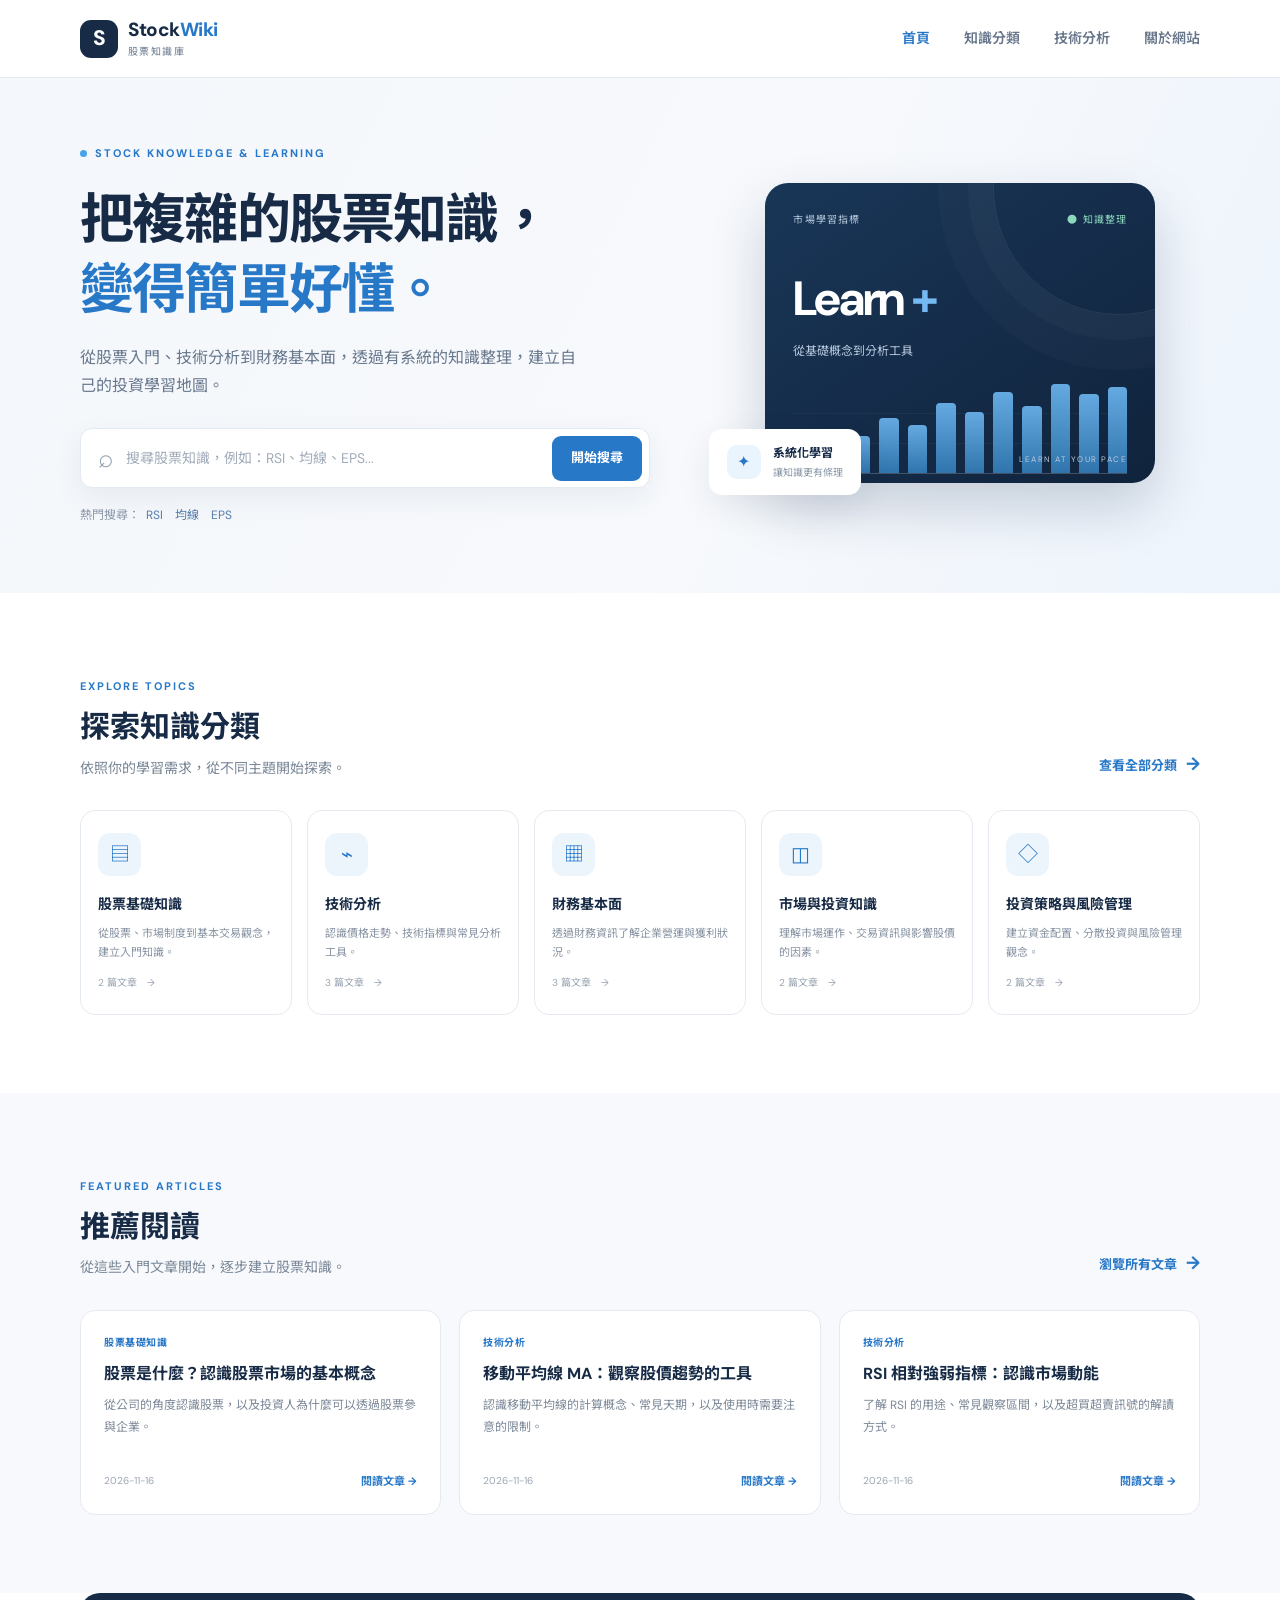
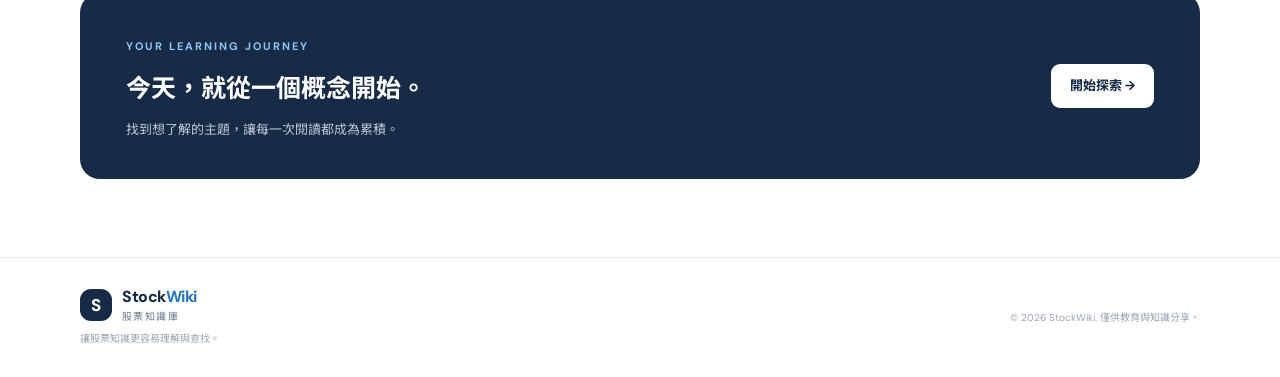
<file: index.html>
<!DOCTYPE html>
<html lang="zh-Hant">
<head>
  <meta charset="UTF-8">
  <meta name="viewport" content="width=device-width, initial-scale=1.0">
  <meta name="description" content="StockWiki 股票知識庫，整理股票基礎、技術分析與投資知識。">
  <title>首頁｜StockWiki 股票知識庫</title>
  <link rel="stylesheet" href="css/style.css">
</head>
<body>
  
    <header class="site-header">
      <div class="container nav-wrap">
        <a class="brand" href="index.html"><span class="brand-mark">S</span><span>Stock<span class="brand-accent">Wiki</span><small>股票知識庫</small></span></a>
        <button class="menu-toggle" aria-label="開啟選單" aria-expanded="false">☰</button>
        <nav class="main-nav">
          <a class="active" href="index.html">首頁</a>
          <a class="" href="pages/categories.html">知識分類</a>
          <a href="pages/categories.html?category=technical">技術分析</a>
          <a class="" href="pages/about.html">關於網站</a>
        </nav>
      </div>
    </header>
    
  <main>
<section class="hero">
  <div class="container hero-grid">
    <div class="hero-copy">
      <span class="eyebrow"><span class="eyebrow-dot"></span> STOCK KNOWLEDGE & LEARNING</span>
      <h1>把複雜的股票知識，<br><span>變得簡單好懂。</span></h1>
      <p>從股票入門、技術分析到財務基本面，透過有系統的知識整理，建立自己的投資學習地圖。</p>
      <form class="search-form" id="hero-search">
        <span class="search-icon">⌕</span>
        <input id="hero-search-input" type="search" placeholder="搜尋股票知識，例如：RSI、均線、EPS..." aria-label="搜尋股票知識">
        <button type="submit">開始搜尋</button>
      </form>
      <div class="hero-hint">熱門搜尋：<button class="text-chip" data-search="RSI">RSI</button><button class="text-chip" data-search="均線">均線</button><button class="text-chip" data-search="EPS">EPS</button></div>
    </div>
    <div class="hero-visual">
      <div class="visual-card visual-main">
        <div class="visual-top"><span>市場學習指標</span><span class="live-dot">● 知識整理</span></div>
        <div class="visual-number">Learn <span>+</span></div>
        <div class="visual-sub">從基礎概念到分析工具</div>
        <div class="mini-chart"><span style="height:34%"></span><span style="height:48%"></span><span style="height:41%"></span><span style="height:62%"></span><span style="height:54%"></span><span style="height:78%"></span><span style="height:68%"></span><span style="height:91%"></span><span style="height:75%"></span><span style="height:100%"></span><span style="height:88%"></span><span style="height:96%"></span></div>
        <div class="visual-bottom"><span>STOCKWIKI</span><span>LEARN AT YOUR PACE</span></div>
      </div>
      <div class="floating-note"><span class="note-icon">✦</span><span><b>系統化學習</b><small>讓知識更有條理</small></span></div>
    </div>
  </div>
</section>
<section class="section">
  <div class="container">
    <div class="section-heading"><div><span class="eyebrow">EXPLORE TOPICS</span><h2>探索知識分類</h2><p>依照你的學習需求，從不同主題開始探索。</p></div><a class="link-arrow" href="pages/categories.html">查看全部分類 <span>→</span></a></div>
    <div class="category-grid" id="home-categories"></div>
  </div>
</section>
<section class="section section-soft">
  <div class="container">
    <div class="section-heading"><div><span class="eyebrow">FEATURED ARTICLES</span><h2>推薦閱讀</h2><p>從這些入門文章開始，逐步建立股票知識。</p></div><a class="link-arrow" href="pages/categories.html">瀏覽所有文章 <span>→</span></a></div>
    <div class="article-grid" id="featured-articles"></div>
  </div>
</section>
<section class="cta-section"><div class="container cta-box"><div><span class="eyebrow">YOUR LEARNING JOURNEY</span><h2>今天，就從一個概念開始。</h2><p>找到想了解的主題，讓每一次閱讀都成為累積。</p></div><a class="button button-light" href="pages/categories.html">開始探索 <span>→</span></a></div></section>
</main>
  
    <footer class="site-footer">
      <div class="container footer-inner">
        <div><a class="brand footer-brand" href="index.html"><span class="brand-mark">S</span><span>Stock<span class="brand-accent">Wiki</span><small>股票知識庫</small></span></a><p class="footer-note">讓股票知識更容易理解與查找。</p></div>
        <p class="copyright">© 2026 StockWiki. 僅供教育與知識分享。</p>
      </div>
    </footer>
    
  <script src="js/articles.js"></script>
  <script src="js/main.js"></script>
</body>
</html>
</file>
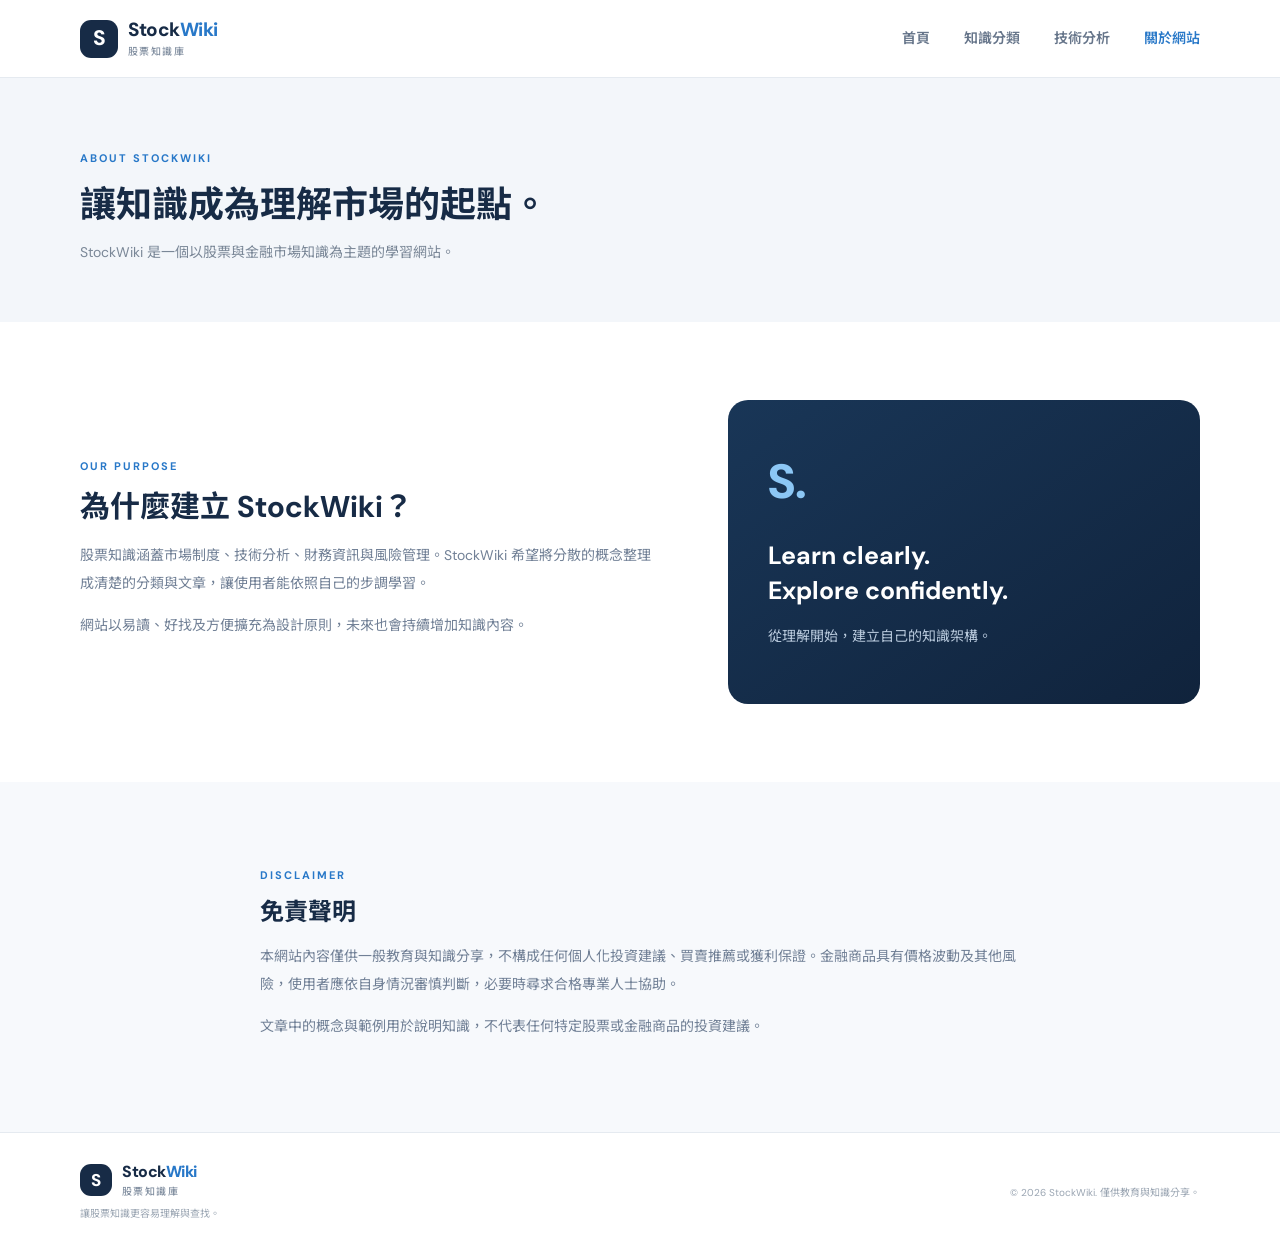
<file: pages/about.html>
<!DOCTYPE html>
<html lang="zh-Hant">
<head>
  <meta charset="UTF-8">
  <meta name="viewport" content="width=device-width, initial-scale=1.0">
  <meta name="description" content="StockWiki 股票知識庫，整理股票基礎、技術分析與投資知識。">
  <title>關於網站｜StockWiki 股票知識庫</title>
  <link rel="stylesheet" href="../css/style.css">
</head>
<body>
  
    <header class="site-header">
      <div class="container nav-wrap">
        <a class="brand" href="../index.html"><span class="brand-mark">S</span><span>Stock<span class="brand-accent">Wiki</span><small>股票知識庫</small></span></a>
        <button class="menu-toggle" aria-label="開啟選單" aria-expanded="false">☰</button>
        <nav class="main-nav">
          <a class="" href="../index.html">首頁</a>
          <a class="" href="../pages/categories.html">知識分類</a>
          <a href="../pages/categories.html?category=technical">技術分析</a>
          <a class="active" href="../pages/about.html">關於網站</a>
        </nav>
      </div>
    </header>
    
  <main>
<section class="page-hero"><div class="container"><span class="eyebrow">ABOUT STOCKWIKI</span><h1>讓知識成為理解市場的起點。</h1><p>StockWiki 是一個以股票與金融市場知識為主題的學習網站。</p></div></section>
<section class="section"><div class="container about-grid"><div><span class="eyebrow">OUR PURPOSE</span><h2>為什麼建立 StockWiki？</h2><p>股票知識涵蓋市場制度、技術分析、財務資訊與風險管理。StockWiki 希望將分散的概念整理成清楚的分類與文章，讓使用者能依照自己的步調學習。</p><p>網站以易讀、好找及方便擴充為設計原則，未來也會持續增加知識內容。</p></div><div class="about-highlight"><div class="about-symbol">S.</div><h3>Learn clearly.<br>Explore confidently.</h3><p>從理解開始，建立自己的知識架構。</p></div></div></section>
<section class="section section-soft"><div class="container narrow"><span class="eyebrow">DISCLAIMER</span><h2>免責聲明</h2><p>本網站內容僅供一般教育與知識分享，不構成任何個人化投資建議、買賣推薦或獲利保證。金融商品具有價格波動及其他風險，使用者應依自身情況審慎判斷，必要時尋求合格專業人士協助。</p><p>文章中的概念與範例用於說明知識，不代表任何特定股票或金融商品的投資建議。</p></div></section>
</main>
  
    <footer class="site-footer">
      <div class="container footer-inner">
        <div><a class="brand footer-brand" href="../index.html"><span class="brand-mark">S</span><span>Stock<span class="brand-accent">Wiki</span><small>股票知識庫</small></span></a><p class="footer-note">讓股票知識更容易理解與查找。</p></div>
        <p class="copyright">© 2026 StockWiki. 僅供教育與知識分享。</p>
      </div>
    </footer>
    
  <script src="../js/articles.js"></script>
  <script src="../js/main.js"></script>
</body>
</html>
</file>
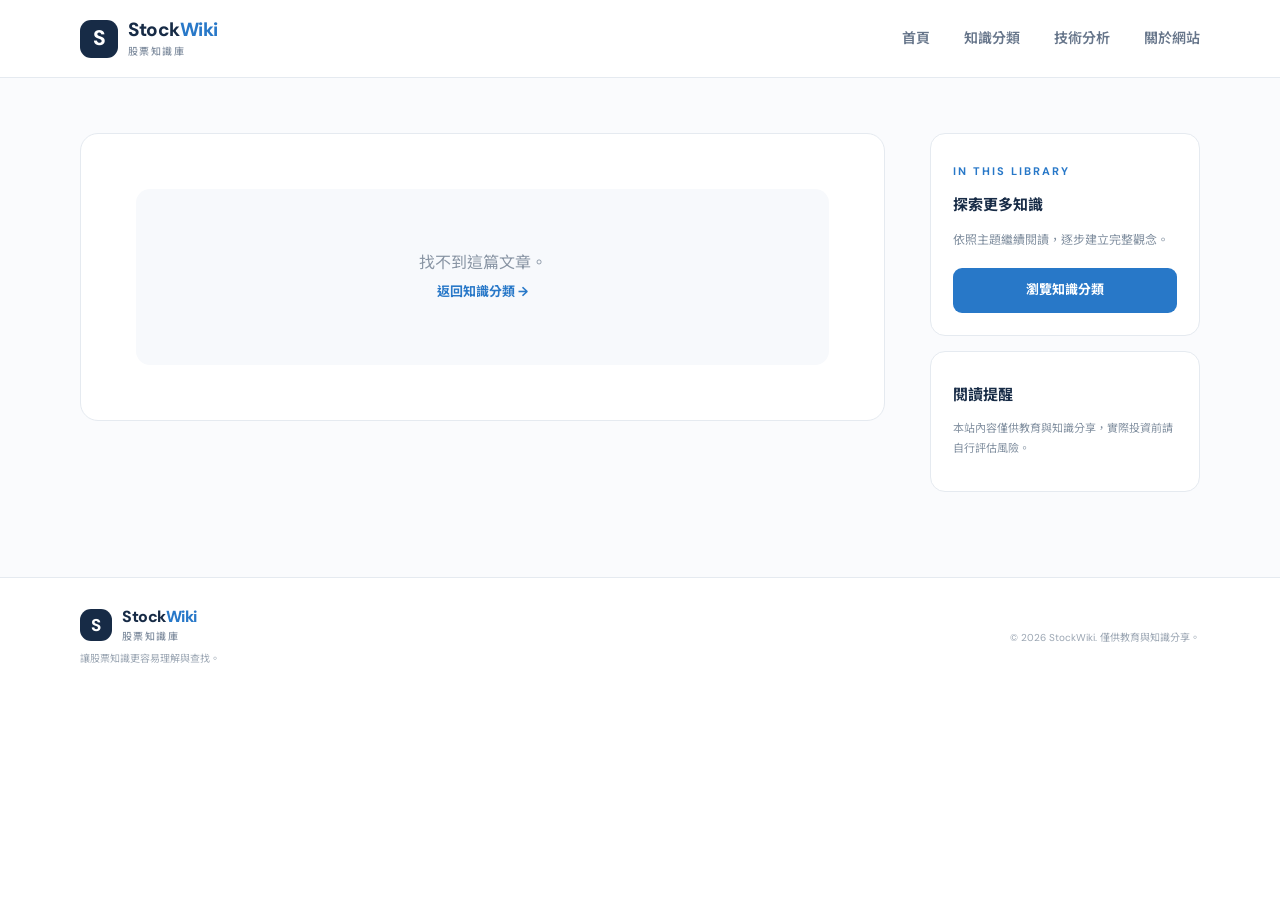
<file: pages/article.html>
<!DOCTYPE html>
<html lang="zh-Hant">
<head>
  <meta charset="UTF-8">
  <meta name="viewport" content="width=device-width, initial-scale=1.0">
  <meta name="description" content="StockWiki 股票知識庫，整理股票基礎、技術分析與投資知識。">
  <title>文章閱讀｜StockWiki 股票知識庫</title>
  <link rel="stylesheet" href="../css/style.css">
</head>
<body>
  
    <header class="site-header">
      <div class="container nav-wrap">
        <a class="brand" href="../index.html"><span class="brand-mark">S</span><span>Stock<span class="brand-accent">Wiki</span><small>股票知識庫</small></span></a>
        <button class="menu-toggle" aria-label="開啟選單" aria-expanded="false">☰</button>
        <nav class="main-nav">
          <a class="" href="../index.html">首頁</a>
          <a class="" href="../pages/categories.html">知識分類</a>
          <a href="../pages/categories.html?category=technical">技術分析</a>
          <a class="" href="../pages/about.html">關於網站</a>
        </nav>
      </div>
    </header>
    
  <main>
<section class="article-page"><div class="container article-layout">
  <div class="article-main" id="article-content"><div class="loading-state">正在載入文章…</div></div>
  <aside class="article-sidebar"><div class="sidebar-card"><span class="eyebrow">IN THIS LIBRARY</span><h3>探索更多知識</h3><p>依照主題繼續閱讀，逐步建立完整觀念。</p><a class="button button-primary button-full" href="categories.html">瀏覽知識分類</a></div><div class="sidebar-card"><h3>閱讀提醒</h3><p class="small-muted">本站內容僅供教育與知識分享，實際投資前請自行評估風險。</p></div></aside>
</div></section>
</main>
  
    <footer class="site-footer">
      <div class="container footer-inner">
        <div><a class="brand footer-brand" href="../index.html"><span class="brand-mark">S</span><span>Stock<span class="brand-accent">Wiki</span><small>股票知識庫</small></span></a><p class="footer-note">讓股票知識更容易理解與查找。</p></div>
        <p class="copyright">© 2026 StockWiki. 僅供教育與知識分享。</p>
      </div>
    </footer>
    
  <script src="../js/articles.js"></script>
  <script src="../js/main.js"></script>
</body>
</html>
</file>
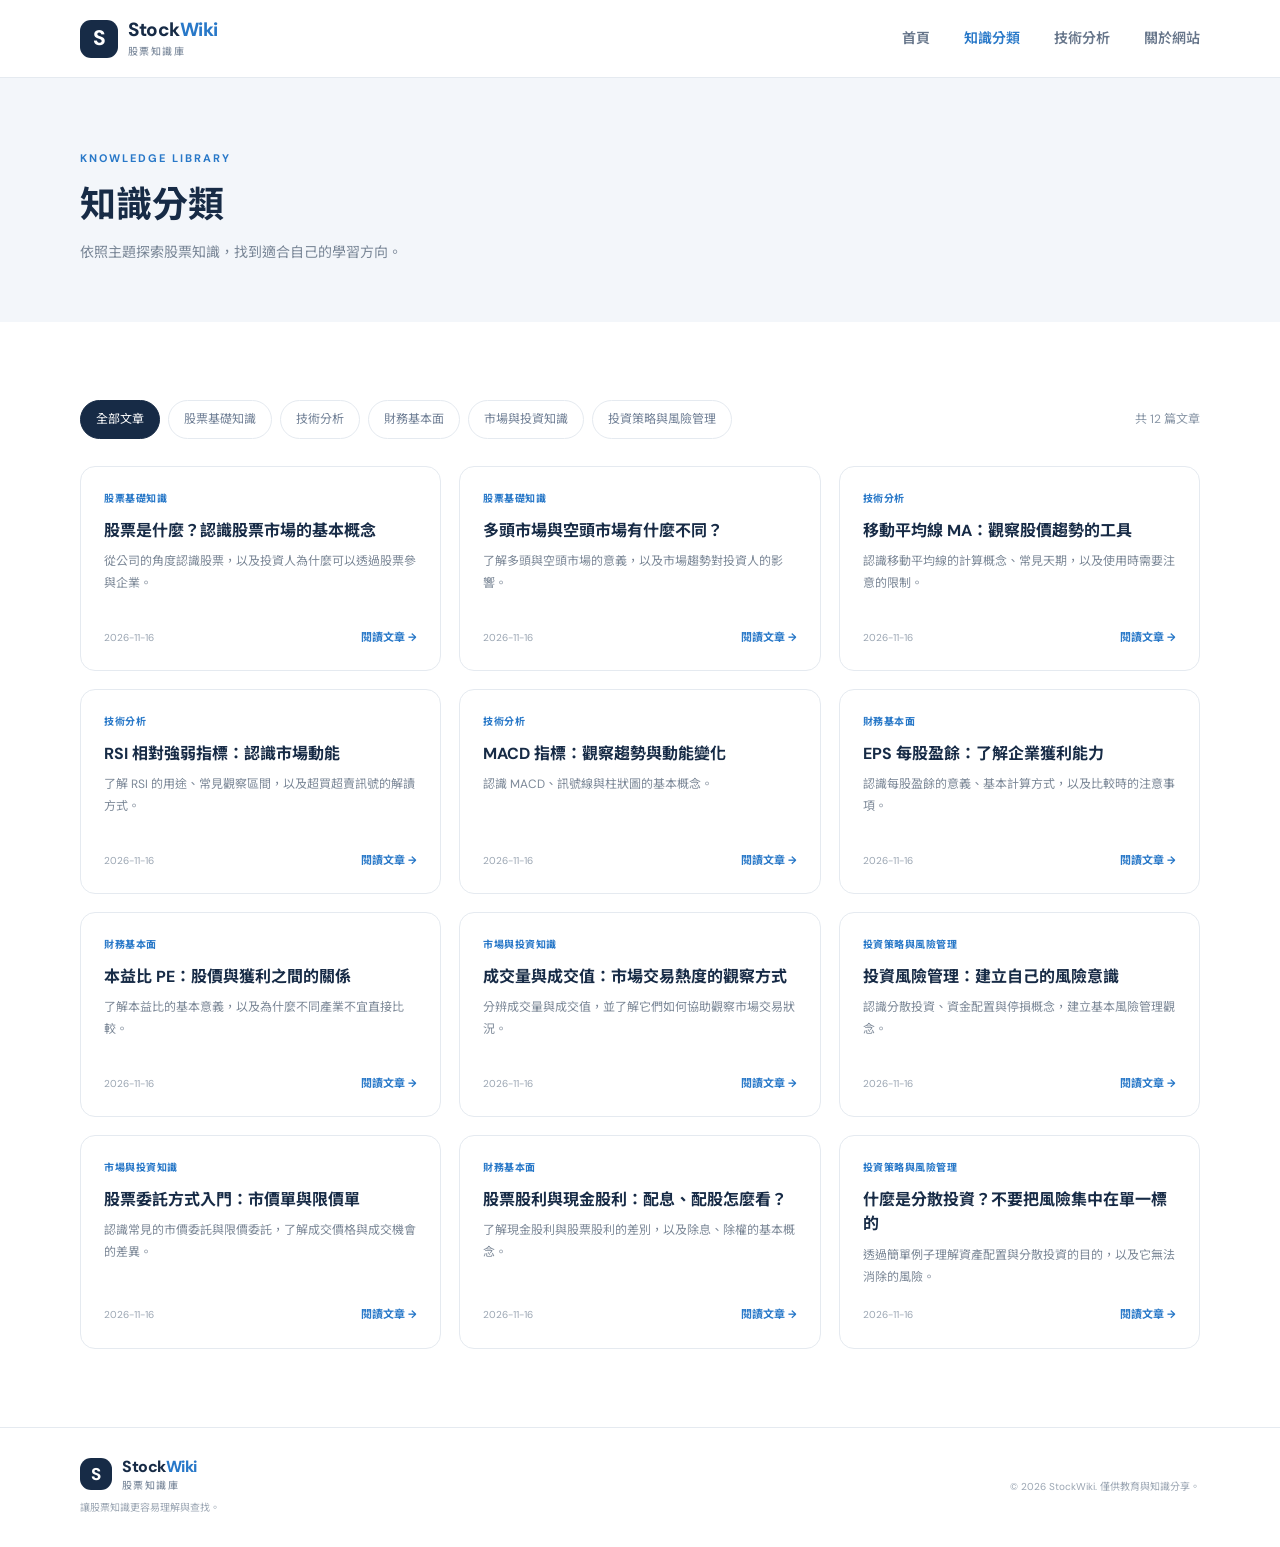
<file: pages/categories.html>
<!DOCTYPE html>
<html lang="zh-Hant">
<head>
  <meta charset="UTF-8">
  <meta name="viewport" content="width=device-width, initial-scale=1.0">
  <meta name="description" content="StockWiki 股票知識庫，整理股票基礎、技術分析與投資知識。">
  <title>知識分類｜StockWiki 股票知識庫</title>
  <link rel="stylesheet" href="../css/style.css">
</head>
<body>
  
    <header class="site-header">
      <div class="container nav-wrap">
        <a class="brand" href="../index.html"><span class="brand-mark">S</span><span>Stock<span class="brand-accent">Wiki</span><small>股票知識庫</small></span></a>
        <button class="menu-toggle" aria-label="開啟選單" aria-expanded="false">☰</button>
        <nav class="main-nav">
          <a class="" href="../index.html">首頁</a>
          <a class="active" href="../pages/categories.html">知識分類</a>
          <a href="../pages/categories.html?category=technical">技術分析</a>
          <a class="" href="../pages/about.html">關於網站</a>
        </nav>
      </div>
    </header>
    
  <main>
<section class="page-hero"><div class="container"><span class="eyebrow">KNOWLEDGE LIBRARY</span><h1>知識分類</h1><p>依照主題探索股票知識，找到適合自己的學習方向。</p></div></section>
<section class="section"><div class="container">
  <div class="filter-bar"><div class="filter-tabs" id="category-filters"></div><div class="result-count" id="result-count"></div></div>
  <div class="article-grid" id="category-articles"></div>
</div></section>
</main>
  
    <footer class="site-footer">
      <div class="container footer-inner">
        <div><a class="brand footer-brand" href="../index.html"><span class="brand-mark">S</span><span>Stock<span class="brand-accent">Wiki</span><small>股票知識庫</small></span></a><p class="footer-note">讓股票知識更容易理解與查找。</p></div>
        <p class="copyright">© 2026 StockWiki. 僅供教育與知識分享。</p>
      </div>
    </footer>
    
  <script src="../js/articles.js"></script>
  <script src="../js/main.js"></script>
</body>
</html>
</file>
<file: css/style.css>
@import url('https://fonts.googleapis.com/css2?family=DM+Sans:wght@400;500;600;700&family=Noto+Sans+TC:wght@400;500;600;700;800&display=swap');
:root{--navy:#172B46;--blue:#2878C8;--blue-dark:#1D5F9F;--ink:#253247;--muted:#718096;--line:#E5EAF0;--bg:#F3F5F8;--white:#fff;--shadow:0 12px 35px rgba(23,43,70,.08);--radius:18px}
*{box-sizing:border-box}html{scroll-behavior:smooth}body{margin:0;font-family:"DM Sans","Noto Sans TC",sans-serif;color:var(--ink);background:#fff;line-height:1.75}a{color:inherit;text-decoration:none}button,input{font:inherit}.container{width:min(1120px,calc(100% - 48px));margin:auto}
.site-header{height:78px;background:rgba(255,255,255,.96);border-bottom:1px solid var(--line);position:sticky;top:0;z-index:20;backdrop-filter:blur(12px)}.nav-wrap{height:100%;display:flex;align-items:center;justify-content:space-between}.brand{display:flex;align-items:center;gap:10px;font-size:19px;font-weight:800;letter-spacing:-.5px;color:var(--navy);line-height:1.1}.brand-mark{width:38px;height:38px;border-radius:11px;background:var(--navy);color:white;display:grid;place-items:center;font-size:21px}.brand-accent{color:var(--blue)}.brand small{display:block;font-size:10px;font-weight:500;color:#8491A2;letter-spacing:1.4px;margin-top:5px}.main-nav{display:flex;align-items:center;gap:34px;color:#66758A;font-size:14px;font-weight:600}.main-nav a{transition:.2s}.main-nav a:hover,.main-nav a.active{color:var(--blue)}.menu-toggle{display:none;border:0;background:none;font-size:24px;color:var(--navy)}
.hero{background:linear-gradient(115deg,#F4F7FB 0%,#F7F9FC 58%,#EDF4FC 100%);overflow:hidden}.hero-grid{min-height:510px;display:grid;grid-template-columns:1.1fr .9fr;align-items:center;gap:55px;padding-top:60px;padding-bottom:65px}.eyebrow{font-size:11px;letter-spacing:2px;font-weight:700;color:var(--blue);display:inline-flex;align-items:center;gap:8px}.eyebrow-dot{width:7px;height:7px;border-radius:50%;background:#48A4E8}.hero h1{font-size:clamp(36px,4.5vw,54px);line-height:1.3;letter-spacing:-1.8px;color:var(--navy);margin:19px 0}.hero h1 span{color:var(--blue)}.hero-copy>p{font-size:16px;color:#68788D;max-width:510px;margin:0 0 28px}.search-form{height:60px;background:#fff;border:1px solid #E4EAF1;border-radius:12px;display:flex;align-items:center;padding:6px 7px 6px 17px;box-shadow:0 10px 30px rgba(31,65,102,.07);max-width:570px}.search-icon{font-size:26px;color:#91A0B2;margin-right:10px}.search-form input{border:0;outline:0;flex:1;min-width:0;color:var(--ink);font-size:14px}.search-form input::placeholder{color:#A1ACBA}.search-form button,.button{border:0;border-radius:9px;padding:11px 19px;background:var(--blue);color:white;font-weight:700;font-size:13px;cursor:pointer;transition:.2s}.search-form button:hover,.button-primary:hover{background:var(--blue-dark)}.hero-hint{font-size:12px;color:#8B98A8;margin-top:15px}.text-chip{border:0;background:none;color:#537DA9;padding:2px 6px;cursor:pointer;font-size:12px}.text-chip:hover{text-decoration:underline}.hero-visual{position:relative;min-height:340px;display:grid;place-items:center}.visual-card{width:min(390px,100%);height:300px;border-radius:23px;background:linear-gradient(145deg,#193657,#10233C);color:white;padding:28px;box-shadow:0 25px 55px rgba(19,47,79,.2);position:relative;overflow:hidden}.visual-card:after{content:"";position:absolute;width:250px;height:250px;border:1px solid rgba(255,255,255,.08);border-radius:50%;right:-90px;top:-120px;box-shadow:0 0 0 25px rgba(255,255,255,.025),0 0 0 55px rgba(255,255,255,.02)}.visual-top,.visual-bottom{display:flex;justify-content:space-between;align-items:center;font-size:10px;letter-spacing:1.2px;color:#B8C9DC}.live-dot{color:#8BD8BD}.visual-number{font-size:48px;font-weight:700;letter-spacing:-2px;margin-top:28px}.visual-number span{color:#75B9F3}.visual-sub{font-size:12px;color:#B8C9DC}.mini-chart{height:90px;display:flex;align-items:end;gap:9px;margin-top:22px;border-bottom:1px solid rgba(255,255,255,.2);background:repeating-linear-gradient(to bottom,transparent 0,transparent 29px,rgba(255,255,255,.08) 30px)}.mini-chart span{flex:1;background:linear-gradient(180deg,#6DB8F1,#347DB9);border-radius:4px 4px 0 0;opacity:.9}.visual-bottom{position:absolute;bottom:17px;left:28px;right:28px;font-size:8px;letter-spacing:1.5px}.floating-note{position:absolute;bottom:8px;left:-12px;display:flex;gap:12px;align-items:center;padding:14px 18px;background:white;border-radius:13px;box-shadow:var(--shadow)}.note-icon{width:34px;height:34px;background:#EAF4FD;border-radius:10px;display:grid;place-items:center;color:var(--blue)}.floating-note b,.floating-note small{display:block}.floating-note b{font-size:12px;color:var(--navy)}.floating-note small{font-size:10px;color:#8A97A7}
.section{padding:78px 0}.section-soft{background:#F7F9FC}.section-heading{display:flex;justify-content:space-between;align-items:end;margin-bottom:30px;gap:20px}.section-heading h2,.page-hero h1,.about-grid h2,.narrow h2{font-size:30px;line-height:1.35;color:var(--navy);margin:8px 0}.section-heading p,.page-hero p{margin:0;color:#7A8797;font-size:14px}.link-arrow{font-size:13px;font-weight:700;color:var(--blue);white-space:nowrap}.link-arrow span{font-size:18px;margin-left:6px}.category-grid{display:grid;grid-template-columns:repeat(5,1fr);gap:15px}.category-card{background:white;border:1px solid var(--line);border-radius:15px;padding:22px 17px;min-height:190px;transition:.22s;display:flex;flex-direction:column}.category-card:hover,.article-card:hover{transform:translateY(-4px);box-shadow:var(--shadow);border-color:#C9DDF0}.category-icon{width:43px;height:43px;border-radius:12px;background:#EDF5FC;color:var(--blue);display:grid;place-items:center;font-size:20px;margin-bottom:16px}.category-card h3{font-size:14px;color:var(--navy);margin:0 0 7px}.category-card p{font-size:11px;line-height:1.7;color:#8793A2;margin:0}.category-meta{font-size:10px;color:#9AA5B2;margin-top:auto;padding-top:13px}
.article-grid{display:grid;grid-template-columns:repeat(3,1fr);gap:18px}.article-card{background:white;border:1px solid var(--line);border-radius:15px;padding:23px;transition:.22s;display:flex;flex-direction:column;min-height:205px}.article-category{font-size:10px;font-weight:700;color:var(--blue);letter-spacing:.5px}.article-card h3{font-size:16px;line-height:1.55;color:var(--navy);margin:11px 0 8px}.article-card p{font-size:12px;color:#7D8998;line-height:1.8;margin:0 0 17px}.article-card-bottom{display:flex;justify-content:space-between;align-items:center;margin-top:auto;font-size:10px;color:#9AA5B2}.read-more{color:var(--blue);font-weight:700;font-size:11px}
.cta-section{padding:0 0 78px}.cta-box{background:var(--navy);border-radius:20px;padding:38px 46px;display:flex;justify-content:space-between;align-items:center;color:white}.cta-box .eyebrow{color:#8CC7F5}.cta-box h2{font-size:25px;margin:8px 0}.cta-box p{font-size:13px;color:#B7C7D9;margin:0}.button-light{background:white;color:var(--navy);white-space:nowrap}.button-light:hover{background:#EAF4FD}
.page-hero{background:#F3F6FA;padding:65px 0 58px}.page-hero h1{font-size:36px;margin:10px 0}.filter-bar{display:flex;justify-content:space-between;align-items:center;gap:20px;margin-bottom:27px}.filter-tabs{display:flex;flex-wrap:wrap;gap:8px}.filter-tab{border:1px solid var(--line);background:white;color:#718096;border-radius:30px;padding:8px 15px;font-size:12px;cursor:pointer}.filter-tab.active,.filter-tab:hover{background:var(--navy);border-color:var(--navy);color:white}.result-count{font-size:12px;color:#8A97A7;white-space:nowrap}.empty-state,.loading-state{grid-column:1/-1;text-align:center;padding:60px 20px;color:#8995A4;background:#F7F9FC;border-radius:14px}
.article-page{padding:55px 0 85px;background:#FAFBFD}.article-layout{display:grid;grid-template-columns:minmax(0,1fr) 270px;gap:45px;align-items:start}.article-main{background:white;border:1px solid var(--line);border-radius:18px;padding:clamp(25px,5vw,55px)}.breadcrumb{font-size:11px;color:#91A0B0;margin-bottom:25px}.breadcrumb a{color:var(--blue)}.article-main h1{font-size:clamp(27px,4vw,37px);line-height:1.4;color:var(--navy);margin:12px 0}.article-lead{font-size:16px;color:#738195;line-height:1.9;margin:15px 0 25px}.article-meta{display:flex;gap:14px;align-items:center;font-size:11px;color:#9AA5B2;border-bottom:1px solid var(--line);padding-bottom:22px}.article-body h2{font-size:20px;color:var(--navy);margin:34px 0 12px;padding-left:13px;border-left:3px solid var(--blue)}.article-body p{font-size:14px;line-height:2.05;color:#526176;margin:0 0 13px}.article-tags{display:flex;gap:8px;flex-wrap:wrap;margin-top:30px}.tag{background:#F0F5FA;color:#68809A;border-radius:20px;padding:5px 10px;font-size:10px}.article-sidebar{display:grid;gap:15px}.sidebar-card{background:white;border:1px solid var(--line);border-radius:15px;padding:22px}.sidebar-card h3{font-size:15px;color:var(--navy);margin:8px 0}.sidebar-card p{font-size:12px;color:#8290A0;line-height:1.8}.button-full{display:block;text-align:center;width:100%;margin-top:16px}.small-muted{font-size:11px!important}
.about-grid{display:grid;grid-template-columns:1.1fr .9fr;gap:70px;align-items:center}.about-grid p,.narrow p{font-size:14px;line-height:2;color:#718096}.about-highlight{border-radius:20px;background:linear-gradient(145deg,#193657,#10233C);padding:40px;color:white;min-height:280px}.about-symbol{font-size:48px;font-weight:800;color:#8CC7F5}.about-highlight h3{font-size:25px;line-height:1.4;margin:14px 0}.about-highlight p{color:#B8C9DC}.narrow{max-width:760px}.narrow h2{font-size:24px}.site-footer{border-top:1px solid var(--line);padding:30px 0;background:white}.footer-inner{display:flex;justify-content:space-between;align-items:center;gap:20px}.footer-brand .brand-mark{width:32px;height:32px;font-size:17px}.footer-brand{font-size:16px}.footer-note,.copyright{font-size:10px;color:#9AA5B2;margin:8px 0 0}.copyright{margin:0}
@media(max-width:900px){.hero-grid{gap:25px}.category-grid{grid-template-columns:repeat(3,1fr)}.article-grid{grid-template-columns:repeat(2,1fr)}.article-layout{grid-template-columns:1fr}.article-sidebar{grid-template-columns:repeat(2,1fr)}}
@media(max-width:650px){.container{width:min(100% - 32px,1120px)}.site-header{height:68px}.menu-toggle{display:block}.main-nav{display:none;position:absolute;top:67px;left:0;right:0;background:white;padding:15px 24px 22px;border-bottom:1px solid var(--line);flex-direction:column;align-items:flex-start;gap:16px}.main-nav.open{display:flex}.hero-grid{grid-template-columns:1fr;padding-top:55px;padding-bottom:50px}.hero h1{font-size:38px}.hero-visual{min-height:300px;margin-top:5px}.visual-card{height:270px}.floating-note{left:0;bottom:0}.section{padding:55px 0}.section-heading{align-items:start;flex-direction:column}.section-heading h2{font-size:26px}.category-grid{grid-template-columns:repeat(2,1fr);gap:10px}.category-card{padding:17px 14px;min-height:185px}.article-grid{grid-template-columns:1fr}.cta-box{padding:28px;align-items:flex-start;flex-direction:column;gap:22px}.page-hero{padding:48px 0}.page-hero h1{font-size:31px}.filter-bar{align-items:flex-start;flex-direction:column}.article-page{padding:25px 0 55px}.article-sidebar{grid-template-columns:1fr}.footer-inner{align-items:flex-start;flex-direction:column}.about-grid{grid-template-columns:1fr;gap:30px}.search-form{height:56px}.search-form button{padding:10px 12px;font-size:12px}}
</file>
